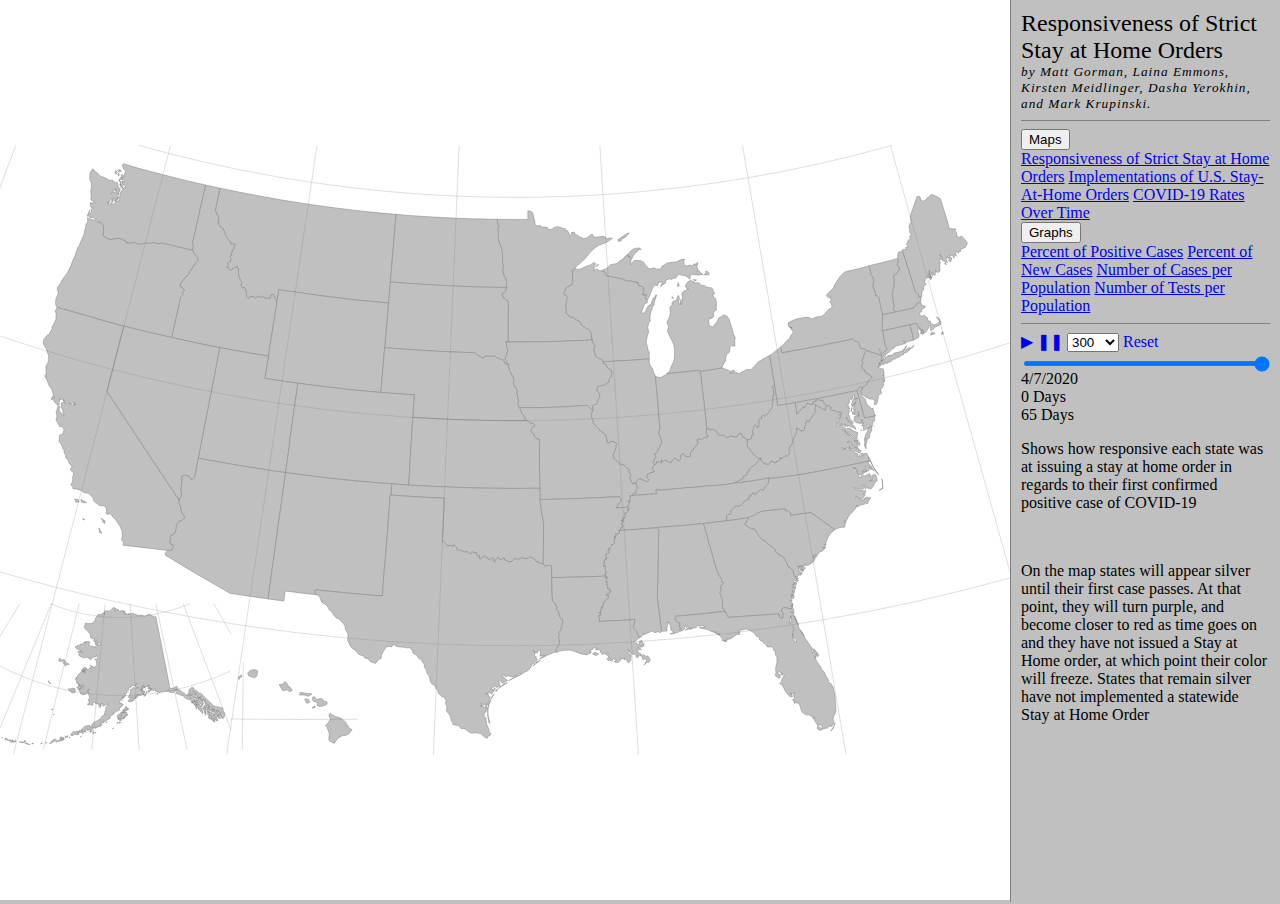
<file: project/index.html>
<!DOCTYPE html>
<html>
<head>
<title>Responsiveness of Strict Stay at Home Orders</title>
<meta charset="utf-8">
<meta http-equiv="X-UA-Compatible" content="IE=10" />
<link rel="stylesheet" type="text/css" href="./css/style.css"></link>
<script src="../resources/d3.v3.min.js"></script>    
<script src="../resources/topojson.v1.min.js"></script>
<script src="../resources/d3.geo.projection.v0.min.js"></script>
<script src="../resources/jquery-1.10.2.js"></script>
<script src="../resources/shared.js"></script>
<script src="../resources/all.php"></script>

<script type="text/javascript">
/* Flexible D3.js global data viewer — by Alex Wellerstein, 2015-2016, v2.0 */
	
function dateToArr(date){
	var split = date.split("/");
	return [parseInt(split[2]), parseInt(split[0]), parseInt(split[1])];
}
	
/* MAP OPTIONS */

//creates a new D3 JSON map object
var map = new d3SVGMap({
	div: "#map",
	width: 960,
	height: window.innerHeight,
	mapfile: "./data/us.counties.json",
	projection_name: "albersUsa",
	//projection_rotate: [0,0,0], //don't rotate the albersUsa projection or else it won't work
	projection_scale: 1280,
	projection_translate: [960/2,window.innerHeight/2],

	loadobjects: ["states"], 

	setid: function(d,obj) { //for a choropleth, it is important that we make sure that the geoJSON has its ids set correctly
		return "c_"+d.id; //in this case, us.counties.json has each item tagged with an "id" already, so we just pass that back
	},


	onload: function() {	
		//this designates what the "tooltip" is going to be
		map.tooltip = d3.select("#texts")
					.append("div")
					.attr("id","tooltip")
					.text("");
	},

	graticule_function: d3.geo.graticule(),

});

/* DATA SPECIFIC OPTIONS -- you need to tailor these to your dataset */

// NOTE! Anytime you see something like d["something here"], this means
// that you are referencing a column in the CSV file. The script is smart
// enough so that it knows that if you put d["something here"] you mean,
// "access the data in the column whose header (first entry) is 'something here'."
// So to adapt this to another dataset, you must know the column heads, and find
// the places in the template below to change it to your own column headings.

//Here is where you should put the data files, in csv format. 

var SAHdata = new d3Data({
	name: "Stay at Home Orders",
	csv: "./data/preventativeMeasures.csv"
})

/* END DATA-SPECIFIC OPTIONS */

//initialization functions go here

// Add some very simple captions
// Visualizations will be "stacked", from the "bottom" up, as we add them. 
// So if we want captions to be UNDER the data, we need to put them first.
// This isn't going to do anything but create a layer for them, and assign the class and the map.


//set up a color scale for total numbers

//another one for yearly totals
var color_linear_daily = d3.scale.linear()
    .domain([-100,-5,0,65]) //minimum and maximum or other fields
    .range(["silver","green","purple", "red"]); //start and end colors


var global_date = "4/7/2020";
var hover_state = "";
	
//create a choropleth visualization
var choropleth = new SVGChoropleth({
	map: map,

	data: SAHdata,

	id_field: function(d) { return "c_"+state_id_from_abbr(d["Abbreviation"]) }, //function that returns the field in the dataset that corresponds to map location ids

	color_field: function(d) { d["DifFirstCaseStayHome"]}, //function that returns the value in the dataset that determines what color each part of the map should be colored

	color_scale: color_linear_daily, //the function that determines what colors to assign to the map based on value	

	mouseover_caption: 		//function that determines the caption that is displayed when the mouse hovers over a colored part of the map
		function(d) {
			hover_state = d["State"];
			
			return "<b><big>"+d["State"]+"</big></b><br>"
				+ "Cumulative Cases Today: <div id='datec'>"+d[global_date + "c"]+"</div><br>"
					+ "Cumulative Deaths Today: <div id='dated'>"+d[global_date+ "d"]+"</div><br><br>"
					+ "First Confirmed Case: "+d["firstCaseDate"] +"<br>"
					+ "Stay at Home Ordered: "+d["stayAtHome"] +"<br>"
					+ "Difference in days: "+d["DifFirstCaseStayHome"] +"<br>"
					+ "Acted Within Two Weeks? "+d["LessThan2Weeks"] + "<br>"
					+ "State of Emergency Declaration: " +d["stateOfEmergency"];
		}
})

//create a timeline controller
var timeline = new Timeline({
	map: map,

	data: SAHdata,

	startDate: [2020,1,21], //an array that says what day to start. Fields are (in order), YEAR, MONTH, DAY, HOUR, MINUTE, SECOND. If you don't want to track a given period of time, you can leave it out, or leave it as 0.
	stopDate:  [2020,4,7], //same as the above, but for the stop date. 
	dateTick:  [   0,0,1], //how much should each "tick" of the animation counter advance the date? Same format as above, so 0,0,1,0,0,0 would advance the timer one day per tick

	//dateInfo: //important function! tells the script how to interpret the date. should take in whatever date field, return an array of [year,month,day]. If month/day don't matter, have them return 0,0
	//the above is blocked out because for this mode, we will not be using a date field, but a date column

	animatorAttachId: "options", //id of whatever element the play/pause/reset button should be attached to (if any)

	onDateTick:  //function that is triggered each time the date ticks — could update a caption, for example
		function(currentDate) { //simple example that would change the text of an element with the id of "date_status":
			//note that currentDate[0] means get the YEAR only
			global_date = String(currentDate[1]) + "/" + String(currentDate[2]) + "/" + String(currentDate[0]);
			
			
			if(currentDate[0]==2020 && currentDate[4] && currentDate[7]) {
				choropleth.color_field = function(d) {
					if(d["State"] == hover_state){
						if(document.getElementById("datec") != null)document.getElementById("datec").innerHTML = String(d[global_date + 'c']);
						if(document.getElementById("dated") != null)document.getElementById("dated").innerHTML = String(d[global_date + 'd']);
					}
					return d["DifFirstCaseStayHome"];
				};
				document.getElementById("date_status").innerHTML = String(currentDate[1]) + "/" + String(currentDate[2]) + "/" + String(currentDate[0]);
			} else {
				choropleth.color_field = function(d) {
					
					if(d["State"] == hover_state){
						if(document.getElementById("datec") != null)document.getElementById("datec").innerHTML = String(d[global_date + 'c']);
						if(document.getElementById("dated") != null)document.getElementById("dated").innerHTML = String(d[global_date + 'd']);
					}
					
					if(d["stayAtHome"] == "N/A") return -100;
					
					var cDate = new Date(currentDate[1] + "/" + currentDate[2] + "/" + currentDate[0]);
					var caseDate = new Date(d['firstCaseDate']);
					var sahDate = new Date(d["stayAtHome"]);
					
					if(cDate < caseDate) return -100;
					else if (cDate > sahDate) return d["DifFirstCaseStayHome"];
					else {
						return (cDate - caseDate) / (1000*60*60*24);
					}
					
				};
				document.getElementById("date_status").innerHTML = String(currentDate[1]) + "/" + String(currentDate[2]) + "/" + String(currentDate[0]);			
			}
			choropleth.showData(); //refresh
		},

	//svgElement: "#circles circle", //the svg element to toggle visibility classes on or off as it animates (optional! if you don't have one, though, you'd better have something happen in the onDateTick function or else it won't do anything interesting)

 	sliderAttachId: "slider", //the id of the html element to attach a slider to, if you want one

 	loop: false,
 });



//startup (runs after all elements/scripts/etc. on the page have loaded).
function init() {
	window.debug = false; //show some information in the console
	window.debug_verbose = false; //show a LOT of information in the console
	d3VizObj.load(); //loads all visualization elements
}
window.onload = init;
</script>
</head>
<body>    
	<div id="map"></div>
	<div id="texts">
		<div id="title">Responsiveness of Strict Stay at Home Orders</div>
		<div id="author">by Matt Gorman, Laina Emmons, Kirsten Meidlinger, Dasha Yerokhin, and Mark Krupinski.</div>
		<hr>
            <div class="dropdown" id="maps_dropdown">
                <button class="dropbtn" id="maps_dropdown_button">Maps</button>
                <div class="dropdown-content" id="maps_dropdown_content">
                    <a href="https://msgyankee.github.io/HSS360-COVID19/project/index.html">Responsiveness of Strict Stay at Home Orders</a>
                    <a href="https://msgyankee.github.io/HSS360-COVID19/project/home_order_severity.html">Implementations of U.S. Stay-At-Home Orders</a>
                    <a href="https://msgyankee.github.io/HSS360-COVID19/project/rates.html">COVID-19 Rates Over Time</a>
                </div>
            </div>
            <div class="dropdown" id="graphs_dropdown">
                <button class="dropbtn" id="graphs_dropdown_button">Graphs</button>
                <div class="dropdown-content" id="graphs_dropdown_content">
                    <a href="https://msgyankee.github.io/HSS360-COVID19/project/graphs/Percent%20of%20Positive%20Cases.html">Percent of Positive Cases</a>
                    <a href="https://msgyankee.github.io/HSS360-COVID19/project/graphs/Percent%20of%20New%20Cases.html">Percent of New Cases</a>
                    <a href="https://msgyankee.github.io/HSS360-COVID19/project/graphs/Number%20of%20Cases%20per%20Population.html">Number of Cases per Population</a>
                    <a href="https://msgyankee.github.io/HSS360-COVID19/project/graphs/Number%20of%20Tests%20per%20Population.html">Number of Tests per Population</a>
                </div>
            </div>
        <hr>
		<div id="options"></div>
		<div id="slider"></div>
		<div id="date_status">4/7/2020</div>
		<div id="resscale"></div>
		<div id="scale-caption"><div>0 Days</div> <div></div> <div>65 Days</div></div>
        <p>Shows how responsive each state was at issuing a stay at home order in regards to their first confirmed positive case of COVID-19</p><br>
		<p>On the map states will appear silver until their first case passes. At that point, they will turn purple, and become closer to red as time goes on and they have not issued a Stay at Home order, at which point their color will freeze. States that remain silver have not implemented a statewide Stay at Home Order</p>

	</div>
</body>
</html>
</file>
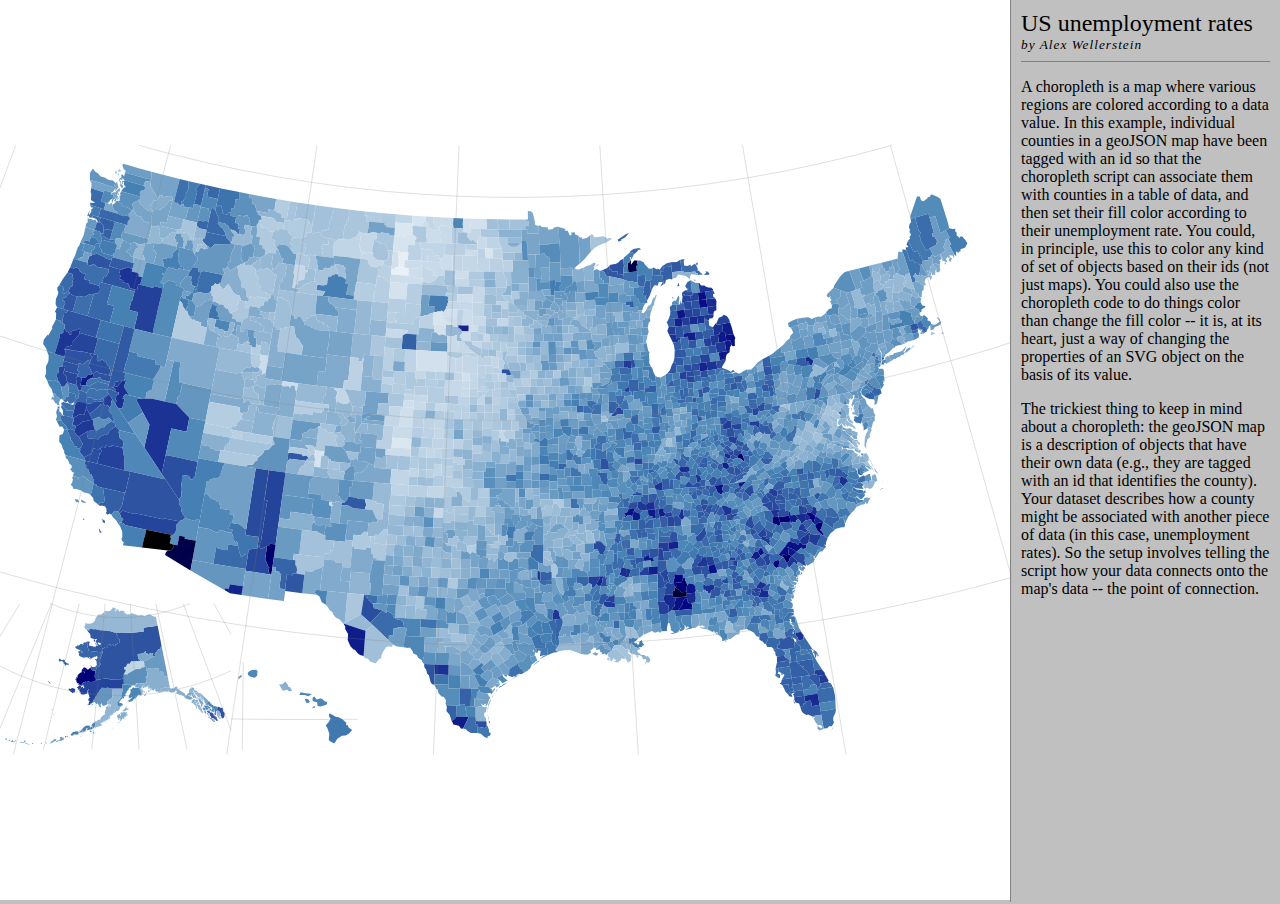
<file: examples/example_choropleths.html>
<!DOCTYPE html>
<html>
<head>
<title>Flexible data template</title>
<meta charset="utf-8">
<meta http-equiv="X-UA-Compatible" content="IE=10" />
<link rel="stylesheet" type="text/css" href="examples.css"></link>
<script src="../resources/d3.v3.min.js"></script>    
<script src="../resources/topojson.v1.min.js"></script>
<script src="../resources/d3.geo.projection.v0.min.js"></script>
<script src="../resources/jquery-1.10.2.js"></script>
<script src="../resources/shared.js"></script>
<script src="../resources/all.php"></script>


<script type="text/javascript">
/* Flexible D3.js global data viewer — by Alex Wellerstein, 2015-2016, v2.0 */
	
/* MAP OPTIONS */

//creates a new D3 JSON map object
var map = new d3SVGMap({
	div: "#map",
	width: 960,
	height: window.innerHeight,
	mapfile: "./us.counties.json",
	projection_name: "albersUsa",
	//projection_rotate: [0,0,0], //don't rotate the albersUsa projection or else it won't work -- it is special in this way
	projection_scale: 1280,
	projection_translate: [960/2,window.innerHeight/2],
	graticule_function: d3.geo.graticule(),
	
	loadobjects: ["counties"],
	
	setid: function(d,obj) { //for a choropleth, it is important that we make sure that the geoJSON has its ids set correctly
		return "c_"+d.id; //in this case, us.counties.json has each item tagged with an "id" already, so we just pass that back
	},
	
	onload: function() {	
		//this designates what the "tooltip" is going to be
		map.tooltip = d3.select("#texts")
					.append("div")
					.attr("id","tooltip")
					.text("");

	}

});


/* DATA SPECIFIC OPTIONS -- you need to tailor these to your dataset */

// NOTE! Anytime you see something like d["something here"], this means
// that you are referencing a column in the CSV file. The script is smart
// enough so that it knows that if you put d["something here"] you mean,
// "access the data in the column whose header (first entry) is 'something here'."
// So to adapt this to another dataset, you must know the column heads, and find
// the places in the template below to change it to your own column headings.


//Here is where you should put the data files, in csv format. 

var unemploymentData = new d3Data({
	name: "US unemployment by county",
	csv: "US_unemployment_by_county.csv",
})
//note that this dataset does not have a latLon constructor -- it doesn't use that, so we just omit it

/* END DATA-SPECIFIC OPTIONS */


//initialization functions go here


//create a choropleth visualization
var choropleth = new SVGChoropleth({

	data: unemploymentData, //dataset used to associate ids and data

	id_field: function(d) { return "c_"+d["countyid"] },	//function that returns the field in the dataset that corresponds to the ids to color

	color_field: function(d) { return d["rate"] }, //function that returns the value in the dataset that determines what color each part of the map should be colored

	color_scale: d3.scale.linear() //the function that determines what colors to assign to the map based on value
    				.domain([0,.1,.2,.3]) //value points
    				.range(["white", "steelblue", "navy","black"])
    , 
    
    color_target: "fill", //the entity to color

	mouseover_caption: 		//function that determines the caption that is displayed when the mouse hovers over a colored part of the map
		function(d,feature,obj) { //d = the associated piece of data (from the data set) associated with the shape feature; feature = the shape feature's own data; obj = the d3 object of the shape feature
				return county_name(d["countyid"])+" (#"+d["countyid"]+")<br><b>"+(Math.round(d["rate"]*100))+"%</b> unemployment rate<br>";
	},
	
	caption_id: "tooltip", //necessary for mouseover captions, etc.
	
})

var zoomer = new mouseZoomer({
	map: map,
	zoom_if_clicked: ["path"],
	zoom_to_centroid: false,
	zoom_transition_speed: 700,	
	zoom_factor: 10, //makes this zoom in a lot more than default (which is 3)
})


//startup (runs after all elements/scripts/etc. on the page have loaded).
function init() {
	window.debug = true; //show some information in the console
	window.debug_verbose = false; //show a LOT of information in the console
	d3VizObj.load(); //loads all visualization elements
}
window.onload = init;


</script>
</head>
<body>
	<div id="map"></div>
	<div id="texts">
		<div id="title">US unemployment rates</div>
		<div id="author">by Alex Wellerstein</div>
		<hr>
		<p>
		A choropleth is a map where various regions are colored according to a data value. 
		In this example, individual counties in a geoJSON map have been tagged with an id so that the choropleth script can associate them with counties in a table of data, and then set their fill color according to their unemployment rate.
		You could, in principle, use this to color any kind of set of objects based on their ids (not just maps). You could also use the choropleth code to do things color than change the fill color -- it is, at its heart, just a way of changing the properties of an SVG object on the basis of its value.
		</p>
		<p>The trickiest thing to keep in mind about a choropleth: the geoJSON map is a description of objects that have their own data (e.g., they are tagged with an id that identifies the county). Your dataset describes how a county might be associated with another piece of data (in this case, unemployment rates). So the setup involves telling the script how your data connects onto the map's data -- the point of connection.  
		<div id="options"></div>
	</div>
</body>
</html>
</file>
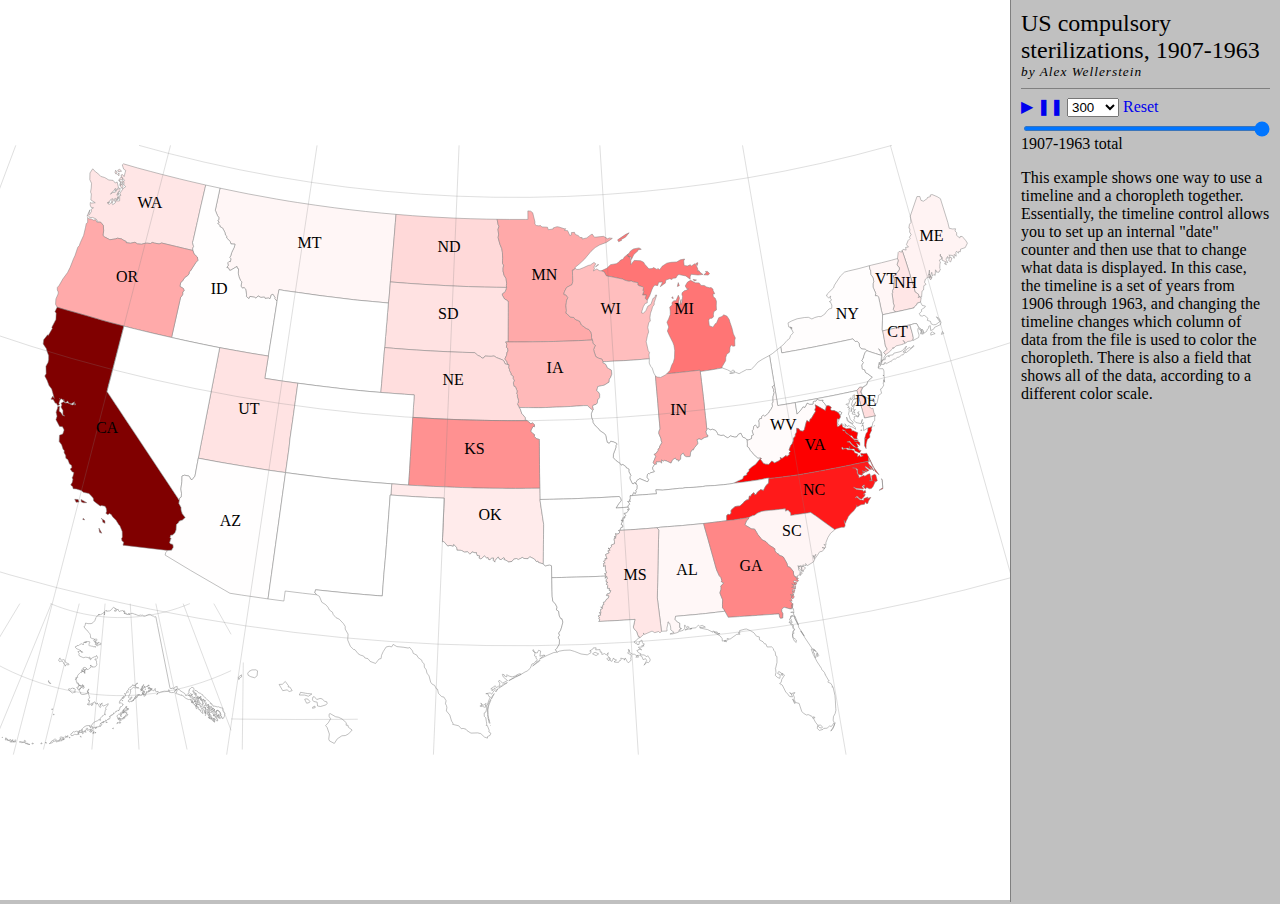
<file: examples/example_choropleths_timeline.html>
<!DOCTYPE html>
<html>
<head>
<title>Flexible data template</title>
<meta charset="utf-8">
<meta http-equiv="X-UA-Compatible" content="IE=10" />
<link rel="stylesheet" type="text/css" href="examples.css"></link>
<script src="../resources/d3.v3.min.js"></script>    
<script src="../resources/topojson.v1.min.js"></script>
<script src="../resources/d3.geo.projection.v0.min.js"></script>
<script src="../resources/jquery-1.10.2.js"></script>
<script src="../resources/shared.js"></script>
<script src="../resources/all.php"></script>

<script type="text/javascript">
/* Flexible D3.js global data viewer — by Alex Wellerstein, 2015-2016, v2.0 */
	
/* MAP OPTIONS */

//creates a new D3 JSON map object
var map = new d3SVGMap({
	div: "#map",
	width: 960,
	height: window.innerHeight,
	mapfile: "../json/us.counties.json",
	projection_name: "albersUsa",
	//projection_rotate: [0,0,0], //don't rotate the albersUsa projection or else it won't work
	projection_scale: 1280,
	projection_translate: [960/2,window.innerHeight/2],

	loadobjects: ["states"], 

	setid: function(d,obj) { //for a choropleth, it is important that we make sure that the geoJSON has its ids set correctly
		return "c_"+d.id; //in this case, us.counties.json has each item tagged with an "id" already, so we just pass that back
	},


	onload: function() {	
		//this designates what the "tooltip" is going to be
		map.tooltip = d3.select("#texts")
					.append("div")
					.attr("id","tooltip")
					.text("");
	},

	graticule_function: d3.geo.graticule(),

});

/* DATA SPECIFIC OPTIONS -- you need to tailor these to your dataset */

// NOTE! Anytime you see something like d["something here"], this means
// that you are referencing a column in the CSV file. The script is smart
// enough so that it knows that if you put d["something here"] you mean,
// "access the data in the column whose header (first entry) is 'something here'."
// So to adapt this to another dataset, you must know the column heads, and find
// the places in the template below to change it to your own column headings.

//Here is where you should put the data files, in csv format. 

var sterilizationData = new d3Data({
	name: "US compulsory sterilizations",
	csv: "USA_compulsory_sterilizations.csv",
	each: function(d) {
		//process the year data -- in this case, we want totally blank values to be non-zero
		for(var i = 1943; i<=1963; i++){ //each column name is a number, so we can just iterate over them
			if(d[i] == "") d[i] = -1; //set blanks to -1
			d[i] = parseInt(d[i]); //convert to integer
		}
		return d; //now send the data back to be stored
	}
})

/* END DATA-SPECIFIC OPTIONS */

//initialization functions go here

// Add some very simple captions
// Visualizations will be "stacked", from the "bottom" up, as we add them. 
// So if we want captions to be UNDER the data, we need to put them first.
// This isn't going to do anything but create a layer for them, and assign the class and the map.
var captions = new textCaptions({
	map: map, //which map object they go on	
	class: "captions", //class name for captions (for styling)
})


//set up a color scale for total numbers
var color_linear_total = d3.scale.linear()
    .domain([-1,0,7000,20100]) //minimum and maximum or other fields
    .range(["silver","white", "red","maroon"]); //start and end colors

//another one for yearly totals
var color_linear_yearly = d3.scale.linear()
    .domain([-1,0,400]) //minimum and maximum or other fields
    .range(["silver","white", "red"]); //start and end colors

//create a choropleth visualization
var choropleth = new SVGChoropleth({
	map: map,

	data: sterilizationData,

	id_field: function(d) { return "c_"+state_id_from_abbr(d["state"]) }, //function that returns the field in the dataset that corresponds to map location ids

	color_field: function(d) { return d["total"] }, //function that returns the value in the dataset that determines what color each part of the map should be colored

	color_scale: color_linear_total, //the function that determines what colors to assign to the map based on value

	//this is just a very basic example that shows how you can add a data-driven caption to a choropleth map
	//note that we needed to create the captions object first, above. 
	//we use each_once and not each because otherwise it'll run whenever the map data is reshown.
	each_once: function(d,i,obj,feature) {
		if(parseFloat(d["total"])) { //only if there is any data, we show a caption
			var pos = this.map.path.centroid(feature); //the feature contains the coordinate data. we can get its centerpoint this way.
			captions.addCaption({ //add a caption
				caption: d["state"], 
				x: pos[0], 
				y: pos[1],
				xoffset: -10, //this moves the text a little bit to the left, which sort of centers it better
			})
		}

	},
	
	loaded: function() {  //this just keeps the captions from being added every time the timeline reupdates the data
		addedCaptions = true;
	},

	mouseover_caption: 		//function that determines the caption that is displayed when the mouse hovers over a colored part of the map
		function(d) {
			var c = "<big><u><b>"+state_name(d["state"])+"</b></u></big><br><table>";
			c+="<tr><td>Pre-1943:</td><td style='text-align:right'><b>"+addCommas(+d["pre-1943"]>0?d["pre-1943"]:0)+"</b></td></tr>";
			for(var i=1943;i<=1963;i++) {
				c+="<tr><td>"+i+":</td><td style='text-align:right'><b>"+addCommas(+d[i]>0?d[i]:0)+"</b></td></tr>";
			}
			c+="<tr><td style='border-top: 1px solid black;'>Total:</td><td style='border-top: 1px solid black;'><b>"+addCommas(+d["total"]>0?d["total"]:0)+"</b></td></tr></table>"
			return c;
			},
})

//create a timeline controller
var timeline = new Timeline({
	map: map,

	data: sterilizationData,

	startDate: [1942,1,1], //an array that says what day to start. Fields are (in order), YEAR, MONTH, DAY, HOUR, MINUTE, SECOND. If you don't want to track a given period of time, you can leave it out, or leave it as 0.
	stopDate:  [1964,1,1], //same as the above, but for the stop date. 
	dateTick:  [   1,0,0], //how much should each "tick" of the animation counter advance the date? Same format as above, so 0,0,1,0,0,0 would advance the timer one day per tick

	//dateInfo: //important function! tells the script how to interpret the date. should take in whatever date field, return an array of [year,month,day]. If month/day don't matter, have them return 0,0
	//the above is blocked out because for this mode, we will not be using a date field, but a date column

	animatorAttachId: "options", //id of whatever element the play/pause/reset button should be attached to (if any)

	onDateTick:  //function that is triggered each time the date ticks — could update a caption, for example
		function(currentDate) { //simple example that would change the text of an element with the id of "date_status":
			//note that currentDate[0] means get the YEAR only
			if(currentDate[0]==1942) {
				choropleth.color_field = function(d) { return d["pre-1943"] };
				choropleth.color_scale = color_linear_total;
				document.getElementById("date_status").innerHTML = "pre-1943 total";
			} else if(currentDate[0]==1964) {
				choropleth.color_field = function(d) { return d["total"] };
				choropleth.color_scale = color_linear_total;
				document.getElementById("date_status").innerHTML = "1907-1963 total";			
			} else {
				choropleth.color_field = function(d) { return d[String(currentDate[0])] };
				choropleth.color_scale = color_linear_yearly;
				document.getElementById("date_status").innerHTML = currentDate[0]			
			}
			choropleth.showData(); //refresh
		},

	//svgElement: "#circles circle", //the svg element to toggle visibility classes on or off as it animates (optional! if you don't have one, though, you'd better have something happen in the onDateTick function or else it won't do anything interesting)

 	sliderAttachId: "slider", //the id of the html element to attach a slider to, if you want one

 	loop: false,
 });



//startup (runs after all elements/scripts/etc. on the page have loaded).
function init() {
	window.debug = true; //show some information in the console
	window.debug_verbose = false; //show a LOT of information in the console
	d3VizObj.load(); //loads all visualization elements
}
window.onload = init;
</script>
</head>
<body>
	<div id="map"></div>
	<div id="texts">
		<div id="title">US compulsory sterilizations, 1907-1963</div>
		<div id="author">by Alex Wellerstein</div>
		<hr>
		<div id="options"></div>
		<div id="slider"></div>
		<div id="date_status">1907-1963 total</div>
		<p>This example shows one way to use a timeline and a choropleth together. Essentially, the timeline control allows you to set up an internal "date" counter and then use that to change what data is displayed. In this case, the timeline is a set of years from 1906 through 1963, and changing the timeline changes which column of data from the file is used to color the choropleth. There is also a field that shows all of the data, according to a different color scale.
	</div>
</body>
</html>
</file>
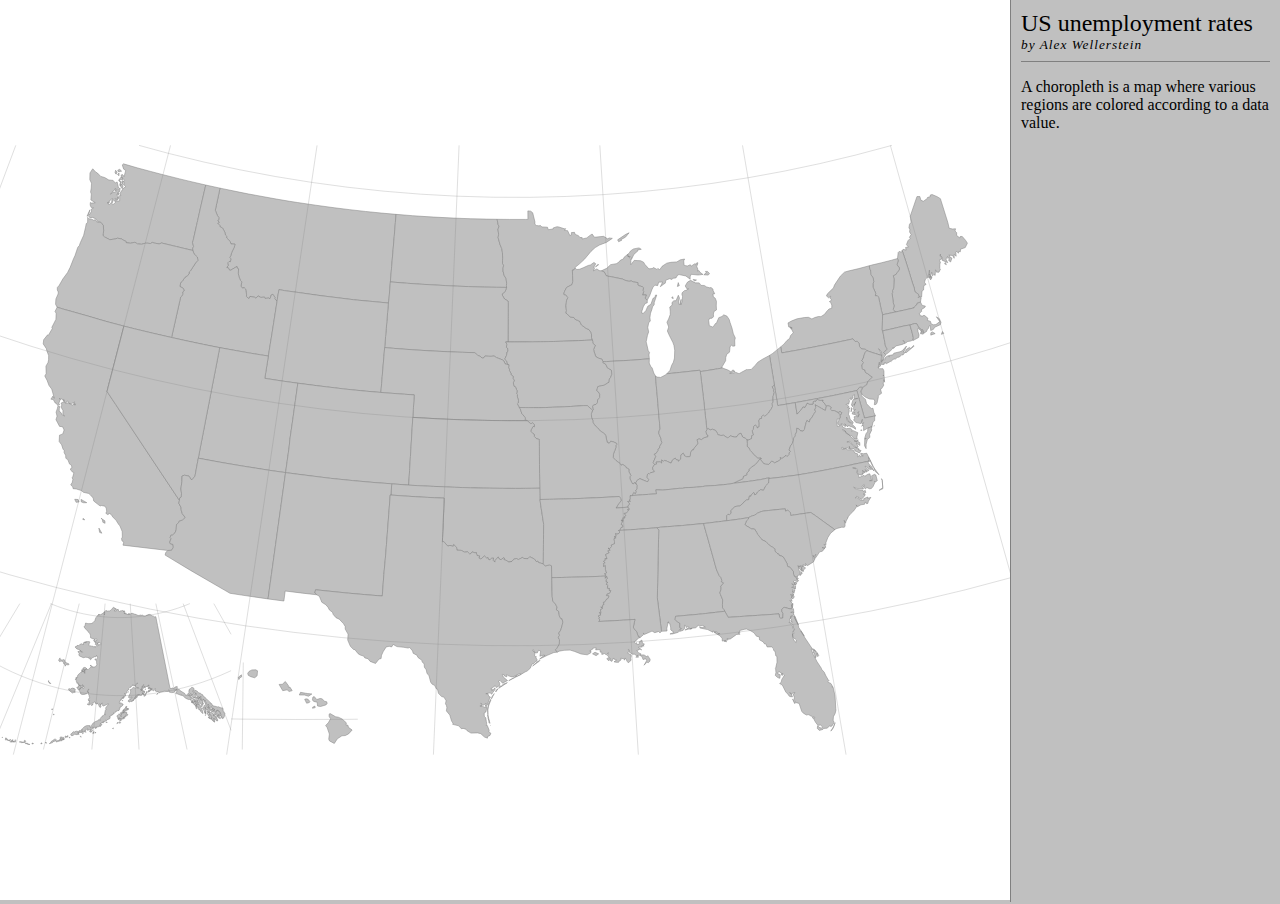
<file: project/home_order_severity.html>
<!DOCTYPE html>
<html>
<head>
<title>Flexible data template</title>
<meta charset="utf-8">
<meta http-equiv="X-UA-Compatible" content="IE=10" />
<link rel="stylesheet" type="text/css" href="./css/style.css"></link>
<script src="../resources/d3.v3.min.js"></script>    
<script src="../resources/topojson.v1.min.js"></script>
<script src="../resources/d3.geo.projection.v0.min.js"></script>
<script src="../resources/jquery-1.10.2.js"></script>
<script src="../resources/shared.js"></script>
<script src="../resources/all.php"></script>


<script type="text/javascript">
/* Flexible D3.js global data viewer — by Alex Wellerstein, 2015-2016, v2.0 */
	
/* MAP OPTIONS */

//creates a new D3 JSON map object
var map = new d3SVGMap({
	div: "#map",
	width: 960,
	height: window.innerHeight,
	mapfile: "./data/us.counties.json",
	projection_name: "albersUsa",
	//projection_rotate: [0,0,0], //don't rotate the albersUsa projection or else it won't work -- it is special in this way
	projection_scale: 1280,
	projection_translate: [960/2,window.innerHeight/2],
	graticule_function: d3.geo.graticule(),
	
	loadobjects: ["states"],
	
	setid: function(d,obj) { //for a choropleth, it is important that we make sure that the geoJSON has its ids set correctly
		return "c_"+d.id; //in this case, us.counties.json has each item tagged with an "id" already, so we just pass that back
	},
	
	onload: function() {	
		//this designates what the "tooltip" is going to be
		map.tooltip = d3.select("#texts")
					.append("div")
					.attr("id","tooltip")
					.text("");

	}

});


/* DATA SPECIFIC OPTIONS -- you need to tailor these to your dataset */

// NOTE! Anytime you see something like d["something here"], this means
// that you are referencing a column in the CSV file. The script is smart
// enough so that it knows that if you put d["something here"] you mean,
// "access the data in the column whose header (first entry) is 'something here'."
// So to adapt this to another dataset, you must know the column heads, and find
// the places in the template below to change it to your own column headings.


//Here is where you should put the data files, in csv format. 

var choroplethData = new d3Data({
	name: "Severity of Preventative Measures",
	csv: "./data/implement_data.csv",
})
//note that this dataset does not have a latLon constructor -- it doesn't use that, so we just omit it

/* END DATA-SPECIFIC OPTIONS */


//initialization functions go here


//create a choropleth visualization
var choropleth = new SVGChoropleth({

	data: choroplethData, //dataset used to associate ids and data

	id_field: function(d) { return "c_"+d["Location"] },	//function that returns the field in the dataset that corresponds to the ids to color

	color_field: function(d) { return d["score"] }, //function that returns the value in the dataset that determines what color each part of the map should be colored

	color_scale: d3.scale.linear() //the function that determines what colors to assign to the map based on value
    				.domain([1,12]) //value points
    				.range(["silver", "white", "red","maroon"])
    , 
    
    color_target: "fill", //the entity to color

	mouseover_caption: 		//function that determines the caption that is displayed when the mouse hovers over a colored part of the map
		function(d,feature,obj) { //d = the associated piece of data (from the data set) associated with the shape feature; feature = the shape feature's own data; obj = the d3 object of the shape feature
				return Location(d["Location"])+" (#"+d["Location"]+")<br><b>"+(Math.round(d["score"]*100))+"%</b> State's score<br>";
	},
	
	caption_id: "tooltip", //necessary for mouseover captions, etc.
	
})

var zoomer = new mouseZoomer({
	map: map,
	zoom_if_clicked: ["path"],
	zoom_to_centroid: false,
	zoom_transition_speed: 700,	
	zoom_factor: 10, //makes this zoom in a lot more than default (which is 3)
})


//startup (runs after all elements/scripts/etc. on the page have loaded).
function init() {
	window.debug = true; //show some information in the console
	window.debug_verbose = false; //show a LOT of information in the console
	d3VizObj.load(); //loads all visualization elements
}
window.onload = init;


</script>
</head>
<body>
	<div id="map"></div>
	<div id="texts">
		<div id="title">US unemployment rates</div>
		<div id="author">by Alex Wellerstein</div>
		<hr>
		<p>
		A choropleth is a map where various regions are colored according to a data value. 
		</p>
		<p> 
		<div id="options"></div>
	</div>
</body>
</html>
</file>
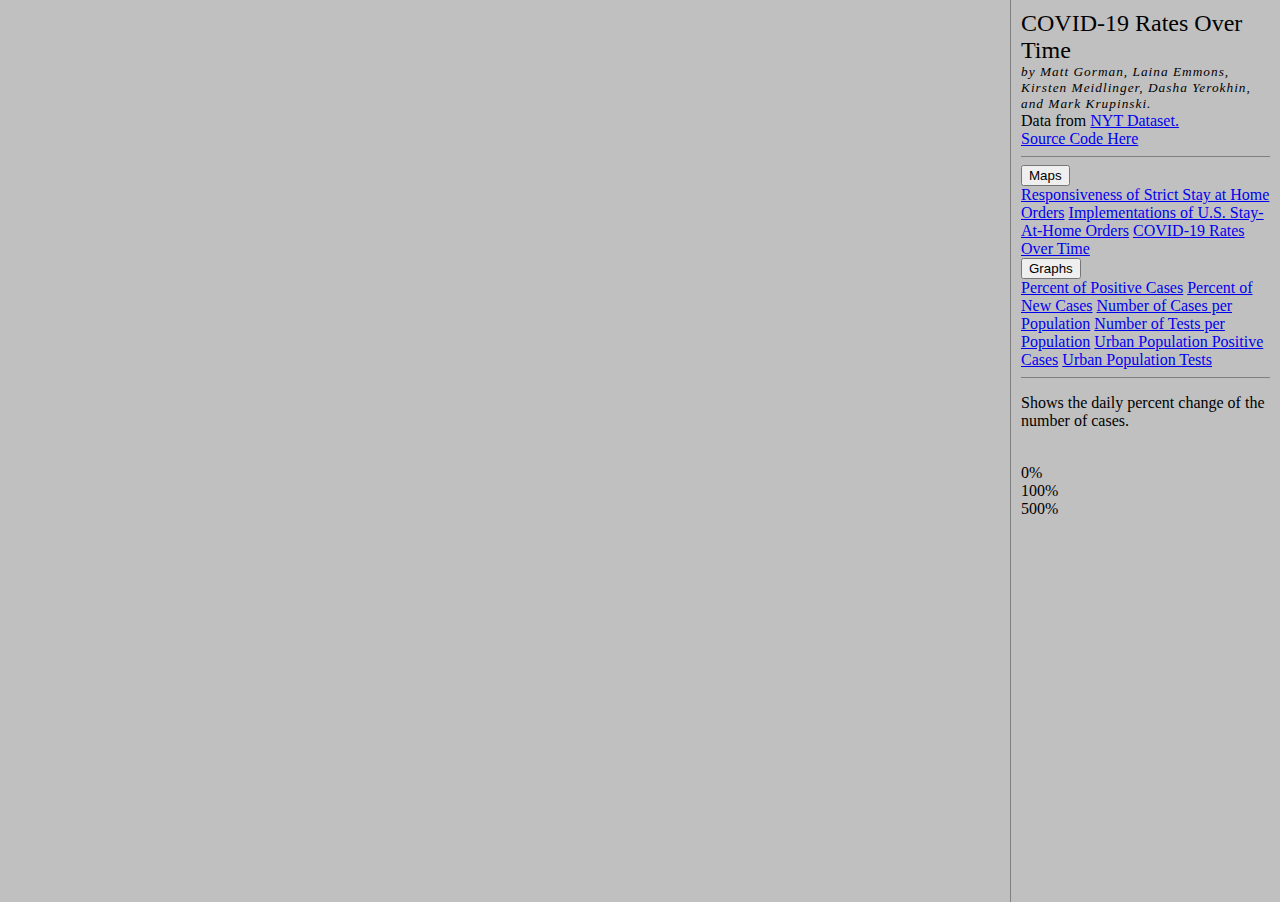
<file: project/rates.html>
<!DOCTYPE html>
<html>
<head>
<title>COVID-19 Rates Over Time</title>
<meta charset="utf-8">
<meta http-equiv="X-UA-Compatible" content="IE=10" />
<link rel="stylesheet" type="text/css" href="./css/style.css?ver=1.1"></link>
<script src="../resources/d3.v3.min.js"></script>    
<script src="../resources/topojson.v1.min.js"></script>
<script src="../resources/d3.geo.projection.v0.min.js"></script>
<script src="../resources/jquery-1.10.2.js"></script>
<script src="../resources/shared.js"></script>
<script src="../resources/all.php?ver=1.2"></script>
<script src="../resources/data.js"></script>

<script type="text/javascript">
/* Flexible D3.js global data viewer — by Alex Wellerstein, 2015-2016, v2.0 */
	
function dateToArr(date){
	var split = date.split("-");
	return [parseInt(split[0]), parseInt(split[1]), parseInt(split[2].substring(0,split[2].length-1))];
}
	
/* MAP OPTIONS */

//creates a new D3 JSON map object
var map = new d3SVGMap({
	div: "#map",
	width: 960,
	height: window.innerHeight,
	mapfile: "./data/us.counties.json",
	projection_name: "albersUsa",
	//projection_rotate: [0,0,0], //don't rotate the albersUsa projection or else it won't work
	projection_scale: 1280,
	projection_translate: [960/2,window.innerHeight/2],

	loadobjects: ["states"], 

	setid: function(d,obj) { //for a choropleth, it is important that we make sure that the geoJSON has its ids set correctly
		return "c_"+d.id; //in this case, us.counties.json has each item tagged with an "id" already, so we just pass that back
	},


	onload: function() {	
		//this designates what the "tooltip" is going to be
		map.tooltip = d3.select("#texts")
					.append("div")
					.attr("id","tooltip")
					.text("");
	},

	graticule_function: d3.geo.graticule(),

});

/* DATA SPECIFIC OPTIONS -- you need to tailor these to your dataset */

// NOTE! Anytime you see something like d["something here"], this means
// that you are referencing a column in the CSV file. The script is smart
// enough so that it knows that if you put d["something here"] you mean,
// "access the data in the column whose header (first entry) is 'something here'."
// So to adapt this to another dataset, you must know the column heads, and find
// the places in the template below to change it to your own column headings.

//Here is where you should put the data files, in csv format. 

var SAHdata = new d3Data({
	name: "us-states",
	csvext: "https://raw.githubusercontent.com/nytimes/covid-19-data/master/us-states.csv"
})

/* END DATA-SPECIFIC OPTIONS */

//initialization functions go here

// Add some very simple captions
// Visualizations will be "stacked", from the "bottom" up, as we add them. 
// So if we want captions to be UNDER the data, we need to put them first.
// This isn't going to do anything but create a layer for them, and assign the class and the map.


//set up a color scale for total numbers

//another one for yearly totals
var color_linear_daily = d3.scale.linear()
    .domain([-100,-5,0,1,5]) //minimum and maximum or other fields
    .range(["silver","green","white", "maroon","crimson"]); //start and end colors


var global_date = "2020-01-22";
var global_yesterday = "2020-01-21";
var hover_state = "";
var global_rates = new Array(51);
	global_rates.fill(0);
	
//create a choropleth visualization
var choropleth = new SVGChoropleth({
	map: map,

	data: SAHdata,

	id_field: function(d) { return "c_"+state_id_from_name(d["state"]) }, //function that returns the field in the dataset that corresponds to map location ids

	color_field: function(d) { return -100 }, //function that returns the value in the dataset that determines what color each part of the map should be colored

	color_scale: color_linear_daily, //the function that determines what colors to assign to the map based on value	

	mouseover_caption: 		//function that determines the caption that is displayed when the mouse hovers over a colored part of the map
		function(d) {
			hover_state = d["state"];
			
			return "<b><big>"+d["state"]+"</big></b><br>"
					+ "<big>Percentage Change: <div id='rate'>" +global_rates[getIndex(d['state'])] * 100 + "%</div></big><br>"
					
					+ "Cumulative Cases Today: <div id='datec'>"+d[global_date + "c"]+"</div><br>"
					+ "Cumulative Deaths Today: <div id='dated'>"+d[global_date+ "d"]+"</div><br><br>"
					+ "Cumulative Cases Yesterday: <div id='yc'>"+d[global_yesterday + "c"]+"</div><br>"
					+ "Cumulative Deaths Yesterday: <div id='yd'>"+d[global_yesterday+ "d"]+"</div><br><br>"				
			
					+ "First Confirmed Case: "+getFirstDate(d["state"]) +"<br>"
					+ "Stay at Home Ordered: "+getHome(d["state"]);
		}
})

//create a timeline controller
var timeline = buildTimeline({
	map: map,

	data: SAHdata,

	startDate: [2020,1,21], //an array that says what day to start. Fields are (in order), YEAR, MONTH, DAY, HOUR, MINUTE, SECOND. If you don't want to track a given period of time, you can leave it out, or leave it as 0.
	stopDate:  [], //same as the above, but for the stop date. 
	dateTick:  [   0,0,1], //how much should each "tick" of the animation counter advance the date? Same format as above, so 0,0,1,0,0,0 would advance the timer one day per tick

	//dateInfo: //important function! tells the script how to interpret the date. should take in whatever date field, return an array of [year,month,day]. If month/day don't matter, have them return 0,0
	//the above is blocked out because for this mode, we will not be using a date field, but a date column

	animatorAttachId: "options", //id of whatever element the play/pause/reset button should be attached to (if any)

	onDateTick:  //function that is triggered each time the date ticks — could update a caption, for example
		function(currentDate) { //simple example that would change the text of an element with the id of "date_status":
			//note that currentDate[0] means get the YEAR only
			global_date = String(currentDate[0]) + "-";
			if (currentDate[1] < 10) global_date += '0' + String(currentDate[1]) + "-";
			else { global_date += String(currentDate[1]) + "-";}
			if (currentDate[2] < 10) global_date += '0' + String(currentDate[2]);
			else { global_date += String(currentDate[2]); }
			
			var cDate = new Date(currentDate[1] + "/" + currentDate[2] + "/" + currentDate[0]);
					
			var yDate = new Date(cDate.getTime());
			yDate.setDate(cDate.getDate()- 1);
			var yArr = [yDate.getFullYear(), yDate.getMonth()+1, yDate.getDate()];
			global_yesterday = String(yArr[0]) + "-";
					
					
			if (yArr[1] < 10) global_yesterday += '0' + String(yArr[1]) + "-";
			else { global_yesterday += String(yArr[1]) + "-";}
			if(yArr[2] < 10) global_yesterday += '0' + String(yArr[2]);
			else { global_yesterday += String(yArr[2]); }
			
			if(currentDate[0]==2020 && currentDate[1] && currentDate[21]) {
				choropleth.color_field = function(d) {
					if(d["state"] == hover_state){
						if(document.getElementById("datec") != null)document.getElementById("datec").innerHTML = String(d[global_date + 'c']);
						if(document.getElementById("dated") != null)document.getElementById("dated").innerHTML = String(d[global_date + 'd']);
						if(document.getElementById("yc") != null)document.getElementById("yc").innerHTML = String(d[global_yesterday + 'c']);
						if(document.getElementById("yd") != null)document.getElementById("yd").innerHTML = String(d[global_yesterday + 'd']);
						if(document.getElementById("rate") != null)document.getElementById("rate").innerHTML = 'N/A';
					}
					return -100;
				};
				document.getElementById("date_status").innerHTML = String(currentDate[1]) + "/" + String(currentDate[2]) + "/" + String(currentDate[0]);
				
			} else {
				choropleth.color_field = function(d) {
					
					if(d["state"] == hover_state){
						if(document.getElementById("datec") != null)document.getElementById("datec").innerHTML = String(d[global_date + 'c']);
						if(document.getElementById("dated") != null)document.getElementById("dated").innerHTML = String(d[global_date + 'd']);
						if(document.getElementById("yc") != null)document.getElementById("yc").innerHTML = String(d[global_yesterday + 'c']);
						if(document.getElementById("yd") != null)document.getElementById("yd").innerHTML = String(d[global_yesterday + 'd']);
					}
					
					
					var caseDate = new Date(getFirstDate(d["state"]));
					
					
					if(cDate <= caseDate) return -100;
					var rate = (d[global_date+'c'] -  d[global_yesterday+'c'])/d[global_yesterday+'c'];
					
					if(d['state'] == hover_state && document.getElementById("rate") != null)document.getElementById("rate").innerHTML = rate;
					global_rates[getIndex(d['state'])] = rate;
					return rate;

																										
				};
				document.getElementById("date_status").innerHTML = String(currentDate[1]) + "/" + String(currentDate[2]) + "/" + String(currentDate[0]);			
			}
			choropleth.showData(); //refresh
		},

	//svgElement: "#circles circle", //the svg element to toggle visibility classes on or off as it animates (optional! if you don't have one, though, you'd better have something happen in the onDateTick function or else it won't do anything interesting)

 	sliderAttachId: "slider", //the id of the html element to attach a slider to, if you want one

 	loop: false,
 });



//startup (runs after all elements/scripts/etc. on the page have loaded).
function init() {
	window.debug = false; //show some information in the console
	window.debug_verbose = false; //show a LOT of information in the console
	d3VizObj.load(); //loads all visualization elements
}
window.onload = init;
</script>
</head>
<body>
	<div id="map"></div>
	<div id="texts">
		<div id="title">COVID-19 Rates Over Time</div>
		<div id="author">by Matt Gorman, Laina Emmons, Kirsten Meidlinger, Dasha Yerokhin, and Mark Krupinski.</div>
		<div>Data from <a href="https://github.com/nytimes/covid-19-data/blob/master/us-states.csv">NYT Dataset.</a> </div>
		<div><a href="https://github.com/msgyankee/HSS360-COVID19">Source Code Here</a></div>
		<hr>
            <div class="dropdown" id="maps_dropdown">
                <button class="dropbtn" id="maps_dropdown_button">Maps</button>
                <div class="dropdown-content" id="maps_dropdown_content">
                    <a href="https://msgyankee.github.io/HSS360-COVID19/project/index.html">Responsiveness of Strict Stay at Home Orders</a>
                    <a href="https://msgyankee.github.io/HSS360-COVID19/project/home_order_severity.html">Implementations of U.S. Stay-At-Home Orders</a>
                    <a href="https://msgyankee.github.io/HSS360-COVID19/project/rates.html">COVID-19 Rates Over Time</a>
                </div>
            </div>
            <div class="dropdown" id="graphs_dropdown">
                <button class="dropbtn" id="graphs_dropdown_button">Graphs</button>
                <div class="dropdown-content" id="graphs_dropdown_content">
                    <a href="https://msgyankee.github.io/HSS360-COVID19/project/graphs/Percent%20of%20Positive%20Cases.html">Percent of Positive Cases</a>
                    <a href="https://msgyankee.github.io/HSS360-COVID19/project/graphs/Percent%20of%20New%20Cases.html">Percent of New Cases</a>
                    <a href="https://msgyankee.github.io/HSS360-COVID19/project/graphs/Number%20of%20Cases%20per%20Population.html">Number of Cases per Population</a>
                    <a href="https://msgyankee.github.io/HSS360-COVID19/project/graphs/Number%20of%20Tests%20per%20Population.html">Number of Tests per Population</a>
					<a href="https://msgyankee.github.io/HSS360-COVID19/project/graphs/Urban%20Population%20Positive%20Cases.html">Urban Population Positive Cases</a>
					<a href="https://msgyankee.github.io/HSS360-COVID19/project/graphs/Urban%20Population%20Tests.html">Urban Population Tests</a>
                </div>
            </div>
        <hr>
		<div id="options"></div>
		<div id="slider"></div>
		<div id="date_status"></div>
        <p id="info">Shows the daily percent change of the number of cases.</p><br>
		<div id="scale"></div>
		<div id="scale-caption"><div>0%</div> <div>100%</div> <div>500%</div></div>
		
		
	</div>
</body>
</html>
</file>
<file: project/css/style.css>
/* BASIC STYLING */

body {
	margin: 0;
	padding: 0;
	background-color: silver;
}

#map, #gmap_map {
	position: absolute;
	top: 0;
	left: 0;
	right: 270px;
	bottom: 0;
}

svg {
	background-color: white;
	width: 100%;
	top: 0px;
	bottom: 0px;
	left: 0px;
	right: 0px;
}

svg.gmap {
	background-color: transparent;
	width: auto;
	top: auto;
	bottom: auto;
	left: auto;
	right: auto;
}

.overlay { /* for google map */
	fill: none;
	pointer-events: all;
}


#graticule {
	fill: none;
  	stroke: gray;
	stroke-width: .5px;
	stroke-opacity: .5;
}

.boundary {
	fill: silver;
	stroke: gray;
	stroke-width: .5px;
	stroke-opacity: 1;
}

#states path {
	fill: silver;
	stroke-width: .5px;
	stroke: gray;
}

#land path {
	fill: silver;
	stroke-width: .5px;
	stroke: gray;
}

#countries path {
	fill: silver;
	stroke: white;
}

/* TOOLTIP */

#title {
	font-size: 18pt;
}

#author {
	font-size: 10pt;
	font-style: italic;
	letter-spacing: 1px;
}

hr {
	border: 0;
	border-bottom: 1px solid gray;
}

#texts {
	position: absolute;
	right: 0px;
	width: 249px;
	height: 98%;
	padding: 10px;
	font-size: 12pt;
	background-color: silver;
	border-left: 1px solid gray;
}

#tooltip {
	margin-top: 1em;
	font-size: 10pt;

}

/* MISC INTERFACE */


#finddata {
	width: 250px;
}

/* a nifty little CSS animation that makes a big stroke become normal again */

.selected {
    stroke: red;
    animation: selectanim 200ms ease;
    stroke-width: 8px;
}
@keyframes selectanim {
  from { stroke-width: 500px; }
  to { stroke-width: 4px; }
}

/* text for the legend */
#legend .label {
    font-size: 10pt;
	pointer-events: none; /* ignore mouse clicks */
}

/* this makes it so that whenever it zooms in, the strokes will not also scale as well */
path,circle {
    vector-effect: non-scaling-stroke; 
}

/* text caption labels */
.label {
	opacity: .4;
	font-size: 14pt;
	pointer-events: none; /* ignore mouse clicks */
}
.label_point {
	stroke: none;
	pointer-events: none; /* ignore mouse clicks */
}


/* applied to data when mouse is over */
.highlight {
    stroke-width: 4px;
    opacity: 1.0;
}

/* DATA STUFF */

circle {
	fill-opacity: .8;
	stroke: white;
	stroke-width: 1;
	opacity: .5;
}

.data_visible {
	opacity: .5;
}

.data_hidden {
	display: none;
}

.data_has_keyword {
	display: block;
}

.data_lacks_keyword {
	display: none;
}

.data_in_range {
	display: block;
}

.data_date_now {
	opacity: 1;
	visibility: visible;
}

.data_date_past {
	opacity: .2;
}

.data_date_future {
	visibility: hidden;
}

.data_out_range {
	display: none;
}


.label_point {
	display: none;
}

.label {
	opacity: .5;
	font-size: 14pt;
}


.heatmap_canvas {
	position: relative;
}

.heatmapSVG {
	pointer-events: none;
}

.heatmap {
	visibility: hidden;
	position: absolute !important;
	top: 0;
	left: 0;
	right: 0;
	bottom: 0;
	pointer-events: none;
}

.timeline_anim a {
	text-decoration: none;
}

.timeline_slider {
	width: 99%;
	height: 5px;
}


/* applied to data when mouse is over */
.mouseover {
    stroke-width: 4px;
    opacity: 1.0;
}

/* a nifty little CSS animation that makes a big stroke become normal again */
.selected {
    stroke: red;
    animation: selectanim 200ms ease;
    stroke-width: 8px;
}
@keyframes selectanim {
  from { stroke-width: 500px; }
  to { stroke-width: 4px; }
}

/* caption for the tooltip */
#tooltip {
	margin-top: 1em;
	font-size: 10pt;
}
</file>
<file: examples/examples.css>
/* BASIC STYLING */

body {
	margin: 0;
	padding: 0;
	background-color: silver;
}

#map, #gmap_map {
	position: absolute;
	top: 0;
	left: 0;
	right: 270px;
	bottom: 0;
}

svg {
	background-color: white;
	width: 100%;
	top: 0px;
	bottom: 0px;
	left: 0px;
	right: 0px;
}

svg.gmap {
	background-color: transparent;
	width: auto;
	top: auto;
	bottom: auto;
	left: auto;
	right: auto;
}

.overlay { /* for google map */
	fill: none;
	pointer-events: all;
}


#graticule {
	fill: none;
  	stroke: gray;
	stroke-width: .5px;
	stroke-opacity: .5;
}

.boundary {
	fill: silver;
	stroke: gray;
	stroke-width: .5px;
	stroke-opacity: 1;
}

#states path {
	fill: silver;
	stroke-width: .5px;
	stroke: gray;
}

#land path {
	fill: silver;
	stroke-width: .5px;
	stroke: gray;
}

#countries path {
	fill: silver;
	stroke: white;
}

/* TOOLTIP */

#title {
	font-size: 18pt;
}

#author {
	font-size: 10pt;
	font-style: italic;
	letter-spacing: 1px;
}

hr {
	border: 0;
	border-bottom: 1px solid gray;
}

#texts {
	position: absolute;
	right: 0px;
	width: 249px;
	height: 98%;
	padding: 10px;
	font-size: 12pt;
	background-color: silver;
	border-left: 1px solid gray;
}

#tooltip {
	margin-top: 1em;
	font-size: 10pt;

}

/* MISC INTERFACE */


#finddata {
	width: 250px;
}

/* a nifty little CSS animation that makes a big stroke become normal again */

.selected {
    stroke: red;
    animation: selectanim 200ms ease;
    stroke-width: 8px;
}
@keyframes selectanim {
  from { stroke-width: 500px; }
  to { stroke-width: 4px; }
}

/* text for the legend */
#legend .label {
    font-size: 10pt;
	pointer-events: none; /* ignore mouse clicks */
}

/* this makes it so that whenever it zooms in, the strokes will not also scale as well */
path,circle {
    vector-effect: non-scaling-stroke; 
}

/* text caption labels */
.label {
	opacity: .4;
	font-size: 14pt;
	pointer-events: none; /* ignore mouse clicks */
}
.label_point {
	stroke: none;
	pointer-events: none; /* ignore mouse clicks */
}


/* applied to data when mouse is over */
.highlight {
    stroke-width: 4px;
    opacity: 1.0;
}

/* DATA STUFF */

circle {
	fill-opacity: .8;
	stroke: white;
	stroke-width: 1;
	opacity: .5;
}

.data_visible {
	opacity: .5;
}

.data_hidden {
	display: none;
}

.data_has_keyword {
	display: block;
}

.data_lacks_keyword {
	display: none;
}

.data_in_range {
	display: block;
}

.data_date_now {
	opacity: 1;
	visibility: visible;
}

.data_date_past {
	opacity: .2;
}

.data_date_future {
	visibility: hidden;
}

.data_out_range {
	display: none;
}


.label_point {
	display: none;
}

.label {
	opacity: .5;
	font-size: 14pt;
}


.heatmap_canvas {
	position: relative;
}

.heatmapSVG {
	pointer-events: none;
}

.heatmap {
	visibility: hidden;
	position: absolute !important;
	top: 0;
	left: 0;
	right: 0;
	bottom: 0;
	pointer-events: none;
}

.timeline_anim a {
	text-decoration: none;
}

.timeline_slider {
	width: 99%;
	height: 5px;
}


/* applied to data when mouse is over */
.mouseover {
    stroke-width: 4px;
    opacity: 1.0;
}

/* a nifty little CSS animation that makes a big stroke become normal again */
.selected {
    stroke: red;
    animation: selectanim 200ms ease;
    stroke-width: 8px;
}
@keyframes selectanim {
  from { stroke-width: 500px; }
  to { stroke-width: 4px; }
}

/* caption for the tooltip */
#tooltip {
	margin-top: 1em;
	font-size: 10pt;
}
</file>
